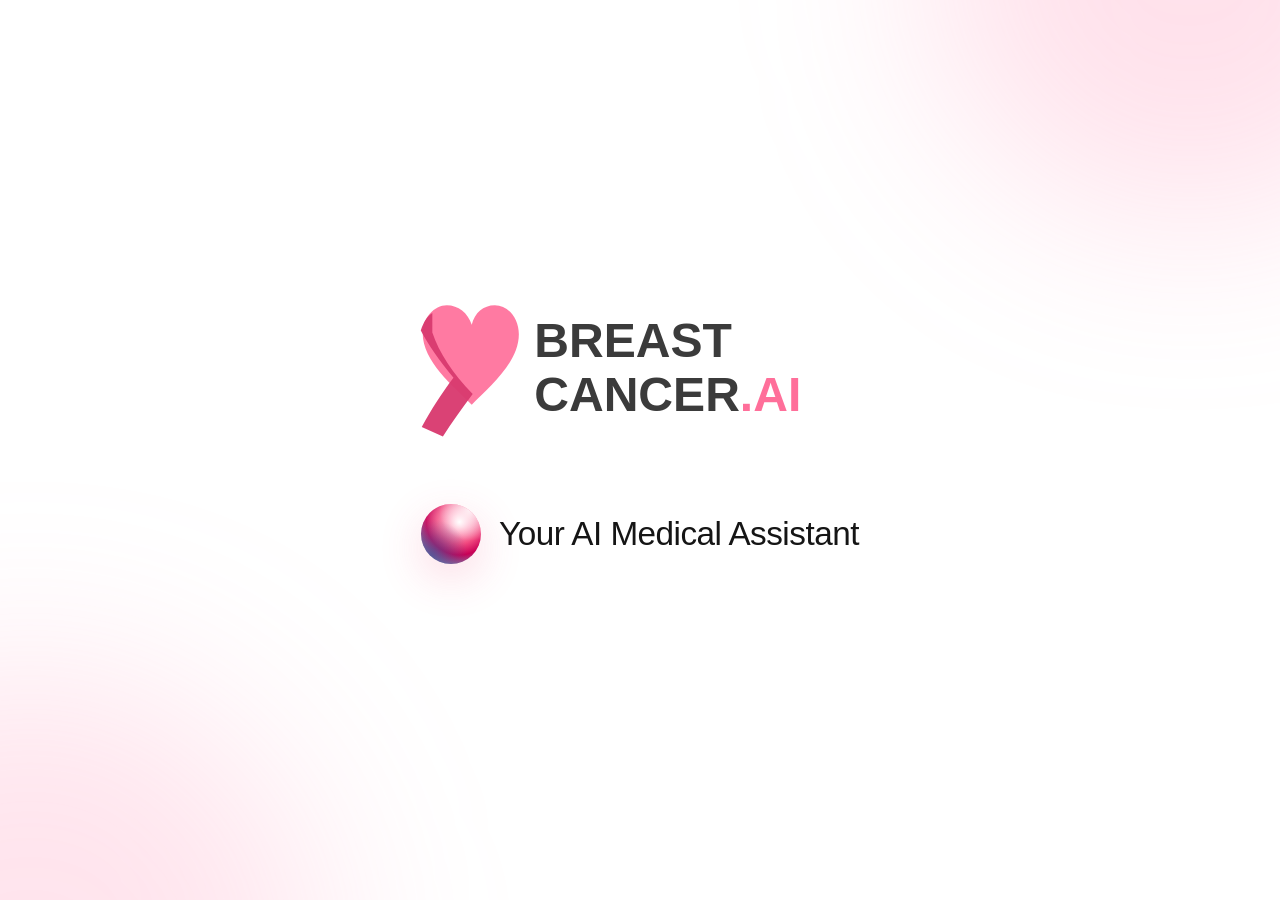
<file: index.html>
<!DOCTYPE html>
<html lang="en">
<head>
  <meta charset="UTF-8">
  <meta name="viewport" content="width=device-width, initial-scale=1.0">
  <title>Breast Cancer AI</title>
  <link rel="stylesheet" href="css/base.css">
  <link rel="stylesheet" href="css/splash.css">
</head>
<body class="splash-body">
  <main class="splash-page" id="splashPage">
    <div class="splash-glow splash-glow-top"></div>
    <div class="splash-glow splash-glow-bottom"></div>

    <section class="splash-content">
      <img src="assets/logo.svg" alt="Breast Cancer AI" class="splash-logo">

      <div class="splash-assistant-row">
        <div class="orb orb-small" aria-hidden="true">
          <span class="orb-layer orb-layer-a"></span>
          <span class="orb-layer orb-layer-b"></span>
          <span class="orb-highlight"></span>
        </div>
        <p>Your AI Medical Assistant</p>
      </div>
    </section>
  </main>
  <script src="js/splash.js"></script>
</body>
</html>
</file>
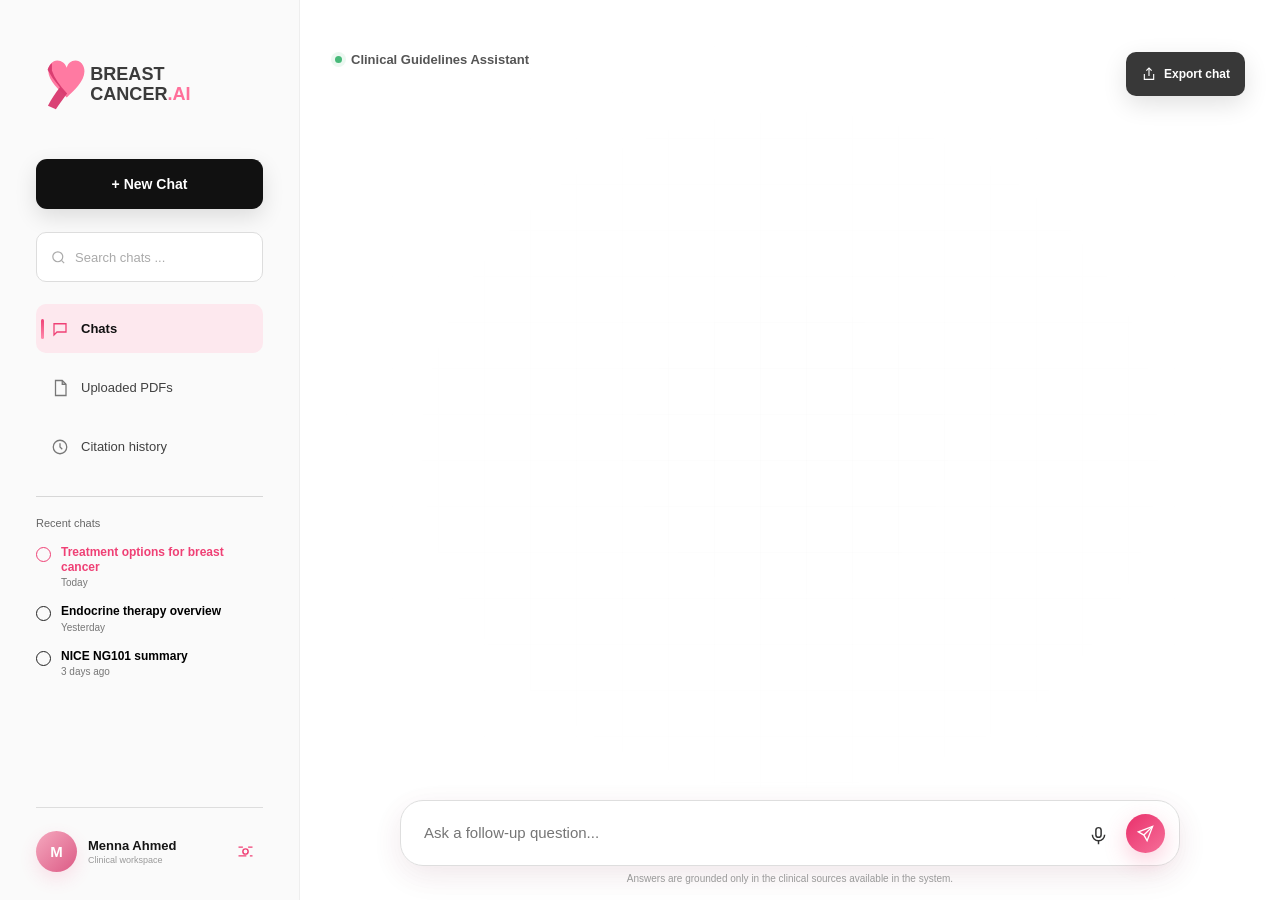
<file: chat.html>
<!DOCTYPE html>
<html lang="en">
<head>
  <meta charset="UTF-8">
  <meta name="viewport" content="width=device-width, initial-scale=1.0">
  <title>Breast Cancer AI - Chat</title>
  <link rel="stylesheet" href="css/base.css">
  <link rel="stylesheet" href="css/chat.css">
</head>
<body class="chat-preload">
  <div class="app-shell">
    <aside class="sidebar chat-sidebar">
      <div class="sidebar-top">
        <a class="sidebar-logo" href="home.html" aria-label="Breast Cancer AI home">
          <img src="assets/logo.svg" alt="Breast Cancer AI">
        </a>
        <a class="new-chat-button" href="home.html">+ New Chat</a>

        <label class="sidebar-search">
          <svg viewBox="0 0 24 24" fill="none" stroke="currentColor" aria-hidden="true"><circle cx="11" cy="11" r="7"></circle><path d="M20 20L16.5 16.5"></path></svg>
          <input type="text" placeholder="Search chats ..." aria-label="Search chats">
        </label>

        <nav class="sidebar-nav" aria-label="Primary navigation">
          <a class="nav-item active" href="home.html"><svg viewBox="0 0 24 24" fill="none" stroke="currentColor"><path d="M4 5H20V16H8L4 20V5Z"></path></svg><span>Chats</span></a>
          <a class="nav-item" href="uploaded-pdfs.html"><svg viewBox="0 0 24 24" fill="none" stroke="currentColor"><path d="M6 2H15L20 7V22H6V2Z"></path><path d="M15 2V7H20"></path></svg><span>Uploaded PDFs</span></a>
          <a class="nav-item" href="citation-history.html"><svg viewBox="0 0 24 24" fill="none" stroke="currentColor"><circle cx="12" cy="12" r="9"></circle><path d="M12 7V12L15 15"></path></svg><span>Citation history</span></a>
        </nav>

        <div class="sidebar-divider"></div>
        <section class="recent-chats" aria-label="Recent chats">
          <p>Recent chats</p>
          <button class="recent-chat active-recent" type="button"><span class="recent-dot"></span><span><strong>Treatment options for breast cancer</strong><small>Today</small></span></button>
          <button class="recent-chat" type="button"><span class="recent-dot"></span><span><strong>Endocrine therapy overview</strong><small>Yesterday</small></span></button>
          <button class="recent-chat" type="button"><span class="recent-dot"></span><span><strong>NICE NG101 summary</strong><small>3 days ago</small></span></button>
        </section>
      </div>

      <div class="sidebar-bottom">
        <div class="user-avatar" aria-hidden="true">M</div>
        <div class="user-copy"><strong>Menna Ahmed</strong><span>Clinical workspace</span></div>
        <button class="icon-button settings-button" type="button" aria-label="Settings">
          <svg viewBox="0 0 24 24" fill="none" stroke="currentColor"><circle cx="12" cy="12" r="3"></circle><path d="M4 7H9M15 7H20M4 17H13M17 17H20"></path></svg>
        </button>
      </div>
    </aside>

    <main class="chat-workspace" id="chatWorkspace">
      <div class="ambient-grid"></div>
      <header class="chat-topbar">
        <div class="chat-title"><span class="status-dot"></span>Clinical Guidelines Assistant</div>
        <button class="dark-button" type="button">
          <svg viewBox="0 0 24 24" fill="none" stroke="currentColor"><path d="M12 3V15"></path><path d="M8 7L12 3L16 7"></path><path d="M5 12V20H19V12"></path></svg>
          Export chat
        </button>
      </header>

      <section class="conversation" id="conversation" aria-live="polite"></section>

      <div class="composer-area">
        <div class="composer">
          <textarea id="chatInput" rows="1" placeholder="Ask a follow-up question..."></textarea>
          <button class="icon-button" type="button" aria-label="Use microphone">
            <svg viewBox="0 0 24 24" fill="none" stroke="currentColor"><rect x="9" y="3" width="6" height="11" rx="3"></rect><path d="M5 11C5 15 8 18 12 18C16 18 19 15 19 11"></path><path d="M12 18V22"></path></svg>
          </button>
          <button class="send-button" id="chatSendButton" type="button" aria-label="Send question">
            <svg viewBox="0 0 24 24" fill="none" stroke="currentColor"><path d="M21 3L10 14"></path><path d="M21 3L14 21L10 14L3 10L21 3Z"></path></svg>
          </button>
        </div>
        <p>Answers are grounded only in the clinical sources available in the system.</p>
      </div>
    </main>

    <aside class="evidence-drawer closed" id="evidenceDrawer" aria-label="Evidence source">
      <button class="drawer-close" id="drawerClose" type="button" aria-label="Close evidence">×</button>
      <span class="drawer-kicker">SOURCE EVIDENCE</span>
      <h2>Evidence source</h2>
      <div class="verified-badge">✓ Verified source</div>
      <div class="drawer-divider"></div>

      <div class="document-heading">
        <div class="pdf-badge">PDF</div>
        <div><h3 id="drawerSource">NG101</h3><p>NICE Clinical Guideline</p></div>
      </div>

      <div class="meta-grid">
        <div><span>SECTION</span><strong id="drawerSection">1.11</strong></div>
        <div><span>PAGES</span><strong id="drawerPages">29–40</strong></div>
      </div>

      <p class="drawer-description" id="drawerDescription">Endocrine therapy for hormone receptor-positive breast cancer.</p>
      <div class="drawer-divider"></div>

      <div class="pdf-preview">
        <div class="pdf-preview-top"><span id="drawerFilename">NG101.pdf</span><span id="drawerPageLabel">Page 29</span></div>
        <div class="pdf-page">
          <h4 id="drawerPreviewTitle">1.11 Endocrine therapy</h4>
          <span class="fake-line long"></span><span class="fake-line medium"></span><span class="fake-line long"></span>
          <div class="pdf-highlight"><span></span><p>Relevant recommendation retrieved from this guideline appears here.</p></div>
          <span class="fake-line long"></span><span class="fake-line medium"></span><span class="fake-line short"></span>
        </div>
        <div class="pdf-preview-controls"><button type="button" aria-label="Previous page">‹</button><span id="drawerPageCount">29 / 108</span><button type="button" aria-label="Next page">›</button></div>
      </div>

      <button class="drawer-primary" type="button">Open Full PDF</button>
      <button class="drawer-secondary" id="copyCitationButton" type="button">Copy Citation</button>
    </aside>
  </div>

  <script src="js/chat.js"></script>
</body>
</html>
</file>
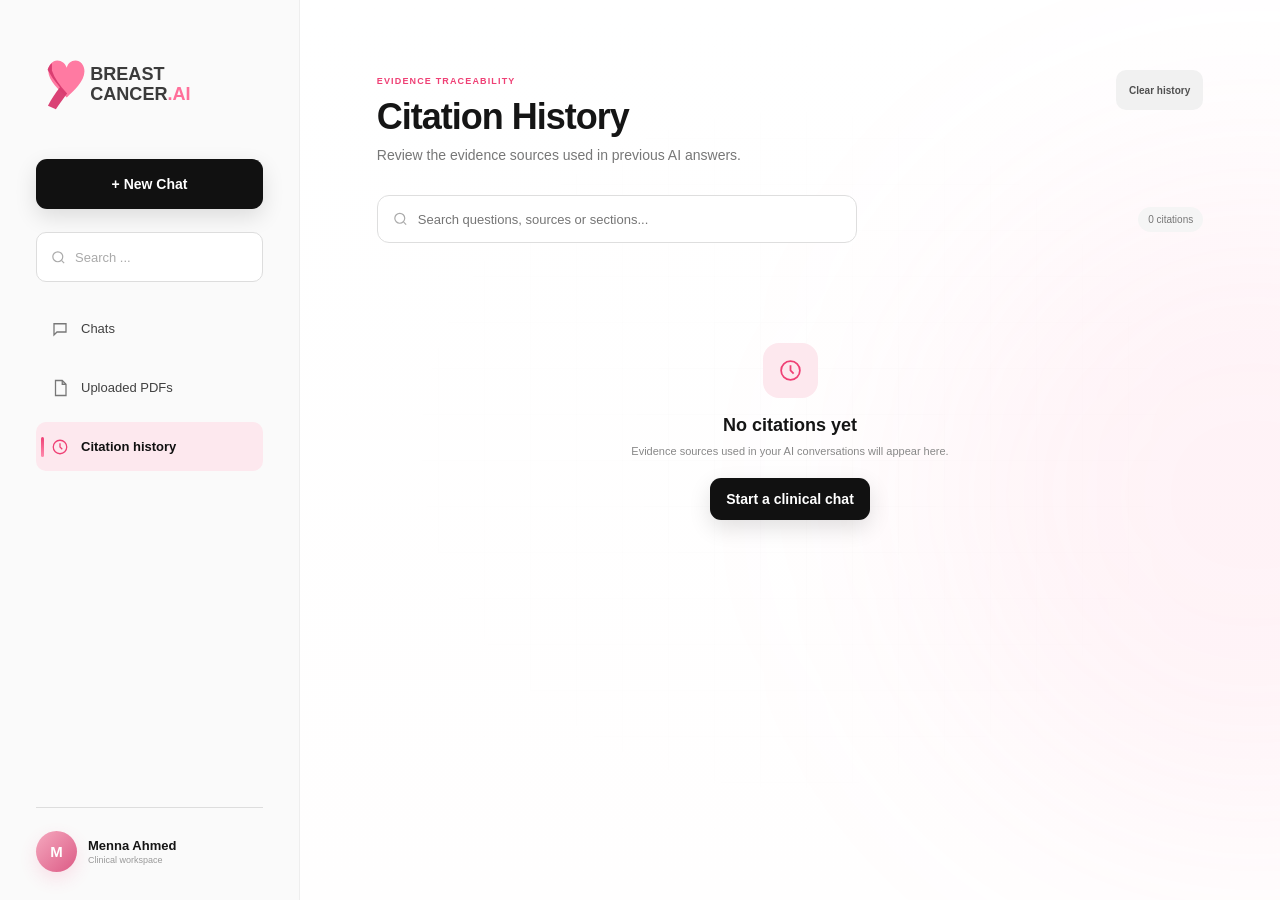
<file: citation-history.html>
<!DOCTYPE html>
<html lang="en">
<head>
  <meta charset="UTF-8">
  <meta name="viewport" content="width=device-width, initial-scale=1.0">
  <title>Citation History - Breast Cancer AI</title>
  <link rel="stylesheet" href="css/base.css">
  <link rel="stylesheet" href="css/library.css">
</head>
<body>
  <div class="app-shell">
    <aside class="sidebar">
      <div class="sidebar-top">
        <a class="sidebar-logo" href="home.html"><img src="assets/logo.svg" alt="Breast Cancer AI"></a>
        <a class="new-chat-button" href="home.html">+ New Chat</a>
        <label class="sidebar-search"><svg viewBox="0 0 24 24" fill="none" stroke="currentColor"><circle cx="11" cy="11" r="7"></circle><path d="M20 20L16.5 16.5"></path></svg><input type="text" placeholder="Search ..."></label>
        <nav class="sidebar-nav">
          <a class="nav-item" href="home.html"><svg viewBox="0 0 24 24" fill="none" stroke="currentColor"><path d="M4 5H20V16H8L4 20V5Z"></path></svg><span>Chats</span></a>
          <a class="nav-item" href="uploaded-pdfs.html"><svg viewBox="0 0 24 24" fill="none" stroke="currentColor"><path d="M6 2H15L20 7V22H6V2Z"></path><path d="M15 2V7H20"></path></svg><span>Uploaded PDFs</span></a>
          <a class="nav-item active" href="citation-history.html"><svg viewBox="0 0 24 24" fill="none" stroke="currentColor"><circle cx="12" cy="12" r="9"></circle><path d="M12 7V12L15 15"></path></svg><span>Citation history</span></a>
        </nav>
      </div>
      <div class="sidebar-bottom"><div class="user-avatar">M</div><div class="user-copy"><strong>Menna Ahmed</strong><span>Clinical workspace</span></div></div>
    </aside>

    <main class="library-main">
      <div class="ambient-grid"></div>
      <div class="library-glow"></div>
      <header class="library-header">
        <div><span class="eyebrow">EVIDENCE TRACEABILITY</span><h1>Citation History</h1><p>Review the evidence sources used in previous AI answers.</p></div>
        <button class="secondary-button clear-history" id="clearHistoryButton" type="button">Clear history</button>
      </header>

      <div class="library-toolbar">
        <label class="library-search"><svg viewBox="0 0 24 24" fill="none" stroke="currentColor"><circle cx="11" cy="11" r="7"></circle><path d="M20 20L16.5 16.5"></path></svg><input id="historySearch" type="text" placeholder="Search questions, sources or sections..."></label>
        <span class="count-pill" id="historyCount">0 citations</span>
      </div>

      <section class="history-list" id="historyList"></section>

      <section class="history-empty" id="historyEmpty">
        <div class="history-empty-icon"><svg viewBox="0 0 24 24" fill="none" stroke="currentColor"><circle cx="12" cy="12" r="9"></circle><path d="M12 7V12L15 15"></path></svg></div>
        <h2>No citations yet</h2>
        <p>Evidence sources used in your AI conversations will appear here.</p>
        <a class="new-chat-button compact" href="home.html">Start a clinical chat</a>
      </section>
    </main>
  </div>
  <script src="js/history.js"></script>
</body>
</html>
</file>
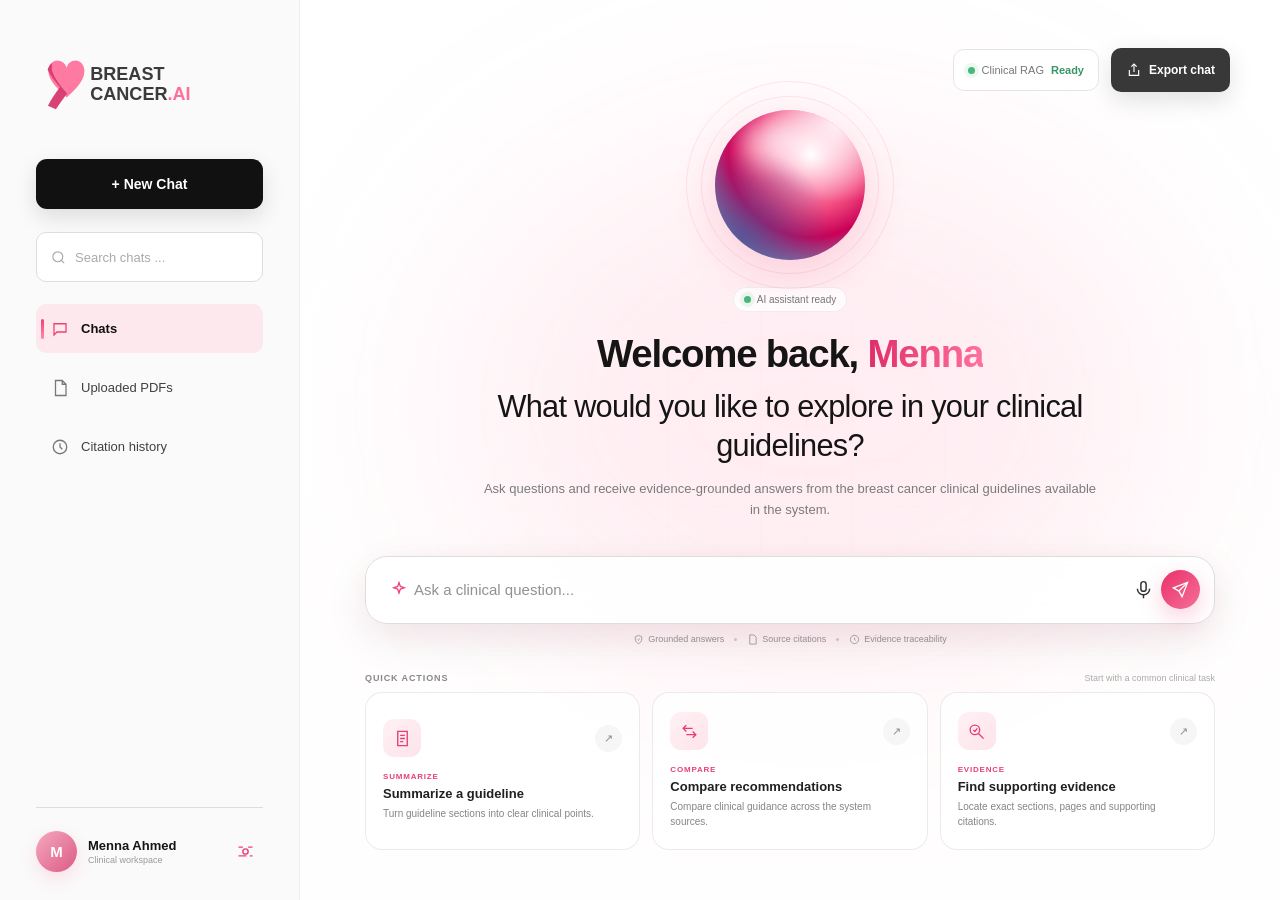
<file: home.html>
<!DOCTYPE html>
<html lang="en">
<head>
  <meta charset="UTF-8">
  <meta name="viewport" content="width=device-width, initial-scale=1.0">
  <title>Breast Cancer AI - Home</title>
  <link rel="stylesheet" href="css/base.css">
  <link rel="stylesheet" href="css/home.css">
</head>
<body>
  <div class="app-shell" id="appShell">
    <aside class="sidebar">
      <div class="sidebar-top">
        <a class="sidebar-logo" href="home.html" aria-label="Breast Cancer AI home">
          <img src="assets/logo.svg" alt="Breast Cancer AI">
        </a>

        <a class="new-chat-button" href="home.html">+ New Chat</a>

        <label class="sidebar-search">
          <svg viewBox="0 0 24 24" fill="none" stroke="currentColor" aria-hidden="true">
            <circle cx="11" cy="11" r="7"></circle>
            <path d="M20 20L16.5 16.5"></path>
          </svg>
          <input type="text" placeholder="Search chats ..." aria-label="Search chats">
        </label>

        <nav class="sidebar-nav" aria-label="Primary navigation">
          <a class="nav-item active" href="home.html">
            <svg viewBox="0 0 24 24" fill="none" stroke="currentColor" aria-hidden="true"><path d="M4 5H20V16H8L4 20V5Z"></path></svg>
            <span>Chats</span>
          </a>
          <a class="nav-item" href="uploaded-pdfs.html">
            <svg viewBox="0 0 24 24" fill="none" stroke="currentColor" aria-hidden="true"><path d="M6 2H15L20 7V22H6V2Z"></path><path d="M15 2V7H20"></path></svg>
            <span>Uploaded PDFs</span>
          </a>
          <a class="nav-item" href="citation-history.html">
            <svg viewBox="0 0 24 24" fill="none" stroke="currentColor" aria-hidden="true"><circle cx="12" cy="12" r="9"></circle><path d="M12 7V12L15 15"></path></svg>
            <span>Citation history</span>
          </a>
        </nav>
      </div>

      <div class="sidebar-bottom">
        <div class="user-avatar" aria-hidden="true">M</div>
        <div class="user-copy">
          <strong>Menna Ahmed</strong>
          <span>Clinical workspace</span>
        </div>
        <button class="icon-button settings-button" type="button" aria-label="Settings">
          <svg viewBox="0 0 24 24" fill="none" stroke="currentColor" aria-hidden="true"><circle cx="12" cy="12" r="3"></circle><path d="M4 7H9M15 7H20M4 17H13M17 17H20"></path></svg>
        </button>
      </div>
    </aside>

    <main class="home-main" id="homeMain">
      <div class="ambient-grid"></div>
      <div class="ambient-glow ambient-glow-main"></div>

      <div class="home-top-actions">
        <div class="status-pill"><span class="status-dot"></span><span>Clinical RAG</span><strong>Ready</strong></div>
        <button class="dark-button" type="button">
          <svg viewBox="0 0 24 24" fill="none" stroke="currentColor" aria-hidden="true"><path d="M12 3V15"></path><path d="M8 7L12 3L16 7"></path><path d="M5 12V20H19V12"></path></svg>
          Export chat
        </button>
      </div>

      <section class="home-hero">
        <div class="hero-orb-wrap" aria-hidden="true">
          <span class="orb-ring ring-one"></span>
          <span class="orb-ring ring-two"></span>
          <div class="orb orb-large">
            <span class="orb-layer orb-layer-a"></span>
            <span class="orb-layer orb-layer-b"></span>
            <span class="orb-highlight"></span>
          </div>
        </div>

        <div class="assistant-ready"><span class="status-dot"></span>AI assistant ready</div>

        <h1>Welcome back, <span>Menna</span></h1>
        <h2>What would you like to explore in your clinical guidelines?</h2>
        <p class="hero-copy">Ask questions and receive evidence-grounded answers from the breast cancer clinical guidelines available in the system.</p>

        <div class="question-area">
          <div class="question-box" id="questionBox">
            <div class="question-leading-icon" aria-hidden="true">
              <svg viewBox="0 0 24 24" fill="none" stroke="currentColor"><path d="M12 2L13.8 7.2L19 9L13.8 10.8L12 16L10.2 10.8L5 9L10.2 7.2L12 2Z"></path></svg>
            </div>
            <input id="questionInput" type="text" placeholder="Ask a clinical question..." autocomplete="off">
            <button class="icon-button" type="button" aria-label="Use microphone">
              <svg viewBox="0 0 24 24" fill="none" stroke="currentColor" aria-hidden="true"><rect x="9" y="3" width="6" height="11" rx="3"></rect><path d="M5 11C5 15 8 18 12 18C16 18 19 15 19 11"></path><path d="M12 18V22"></path></svg>
            </button>
            <button class="send-button" id="homeSendButton" type="button" aria-label="Send question">
              <svg viewBox="0 0 24 24" fill="none" stroke="currentColor" aria-hidden="true"><path d="M21 3L10 14"></path><path d="M21 3L14 21L10 14L3 10L21 3Z"></path></svg>
            </button>
          </div>

          <div class="grounding-row" aria-label="Assistant capabilities">
            <span><svg viewBox="0 0 24 24" fill="none" stroke="currentColor"><path d="M12 3L19 6V11C19 16 16 19 12 21C8 19 5 16 5 11V6L12 3Z"></path><path d="M9 12L11 14L15 10"></path></svg>Grounded answers</span>
            <i></i>
            <span><svg viewBox="0 0 24 24" fill="none" stroke="currentColor"><path d="M6 2H15L20 7V22H6V2Z"></path></svg>Source citations</span>
            <i></i>
            <span><svg viewBox="0 0 24 24" fill="none" stroke="currentColor"><circle cx="12" cy="12" r="9"></circle><path d="M12 8V12L15 14"></path></svg>Evidence traceability</span>
          </div>
        </div>

        <div class="quick-actions-heading">
          <span>QUICK ACTIONS</span>
          <small>Start with a common clinical task</small>
        </div>

        <div class="suggestion-grid">
          <button class="suggestion-card" type="button" data-question="Summarize the breast cancer guidelines.">
            <div class="card-icon-row"><span class="action-icon"><svg viewBox="0 0 24 24" fill="none" stroke="currentColor"><path d="M6 3H18V21H6V3Z"></path><path d="M9 8H15M9 12H15M9 16H13"></path></svg></span><span class="card-arrow">↗</span></div>
            <span class="card-tag">SUMMARIZE</span>
            <strong>Summarize a guideline</strong>
            <p>Turn guideline sections into clear clinical points.</p>
          </button>

          <button class="suggestion-card" type="button" data-question="Compare recommendations across the breast cancer guidelines.">
            <div class="card-icon-row"><span class="action-icon"><svg viewBox="0 0 24 24" fill="none" stroke="currentColor"><path d="M8 4L4 8L8 12M4 8H16M16 12L20 16L16 20M20 16H8"></path></svg></span><span class="card-arrow">↗</span></div>
            <span class="card-tag">COMPARE</span>
            <strong>Compare recommendations</strong>
            <p>Compare clinical guidance across the system sources.</p>
          </button>

          <button class="suggestion-card" type="button" data-question="Find supporting evidence for breast cancer treatment recommendations.">
            <div class="card-icon-row"><span class="action-icon"><svg viewBox="0 0 24 24" fill="none" stroke="currentColor"><circle cx="10" cy="10" r="6"></circle><path d="M14.5 14.5L21 21"></path><path d="M8 10L10 12L13 8"></path></svg></span><span class="card-arrow">↗</span></div>
            <span class="card-tag">EVIDENCE</span>
            <strong>Find supporting evidence</strong>
            <p>Locate exact sections, pages and supporting citations.</p>
          </button>
        </div>
      </section>
    </main>
  </div>

  <script src="js/home.js"></script>
</body>
</html>
</file>
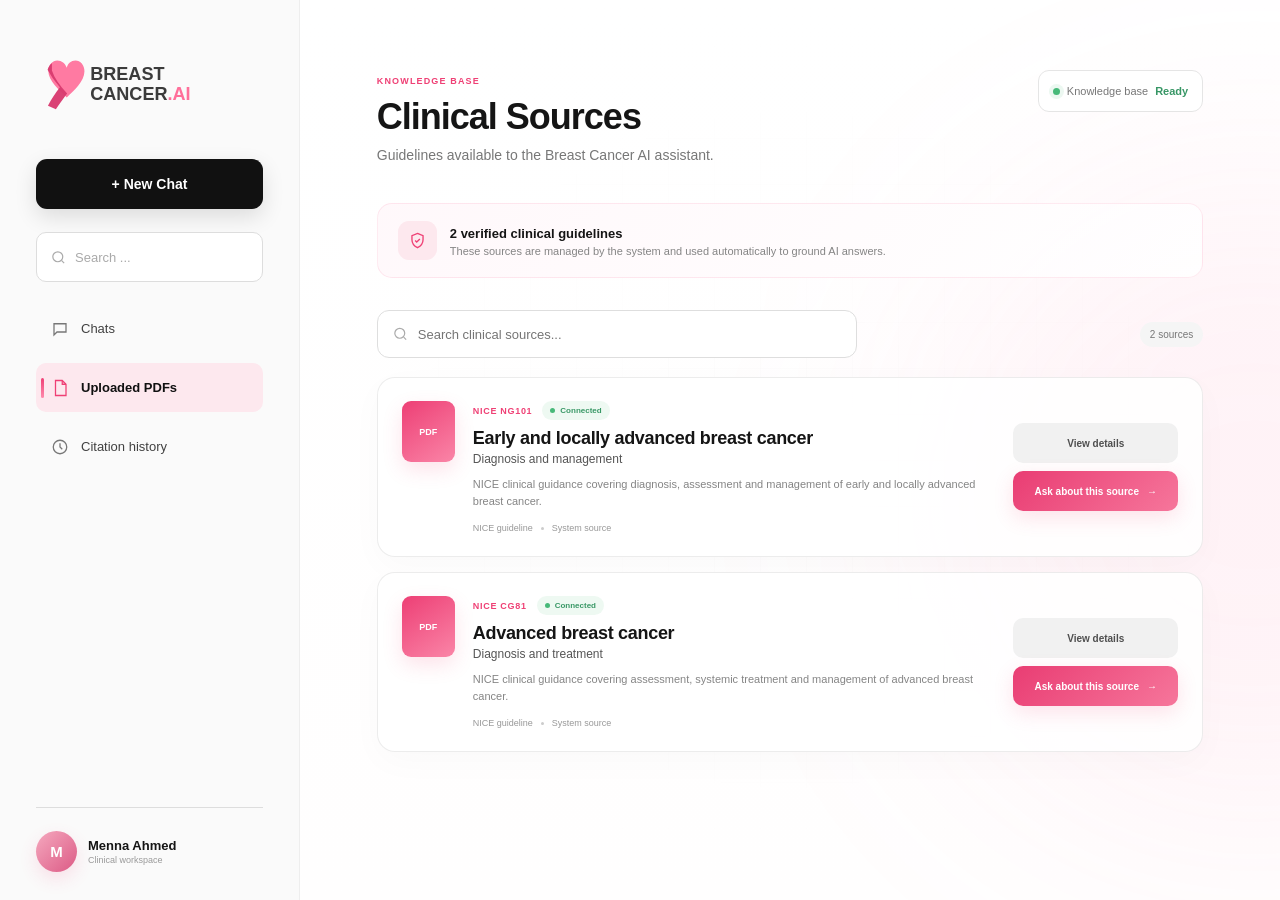
<file: uploaded-pdfs.html>
<!DOCTYPE html>
<html lang="en">
<head>
  <meta charset="UTF-8">
  <meta name="viewport" content="width=device-width, initial-scale=1.0">
  <title>Clinical Sources - Breast Cancer AI</title>
  <link rel="stylesheet" href="css/base.css">
  <link rel="stylesheet" href="css/library.css">
</head>
<body>
  <div class="app-shell">
    <aside class="sidebar">
      <div class="sidebar-top">
        <a class="sidebar-logo" href="home.html"><img src="assets/logo.svg" alt="Breast Cancer AI"></a>
        <a class="new-chat-button" href="home.html">+ New Chat</a>
        <label class="sidebar-search"><svg viewBox="0 0 24 24" fill="none" stroke="currentColor"><circle cx="11" cy="11" r="7"></circle><path d="M20 20L16.5 16.5"></path></svg><input type="text" placeholder="Search ..."></label>
        <nav class="sidebar-nav">
          <a class="nav-item" href="home.html"><svg viewBox="0 0 24 24" fill="none" stroke="currentColor"><path d="M4 5H20V16H8L4 20V5Z"></path></svg><span>Chats</span></a>
          <a class="nav-item active" href="uploaded-pdfs.html"><svg viewBox="0 0 24 24" fill="none" stroke="currentColor"><path d="M6 2H15L20 7V22H6V2Z"></path><path d="M15 2V7H20"></path></svg><span>Uploaded PDFs</span></a>
          <a class="nav-item" href="citation-history.html"><svg viewBox="0 0 24 24" fill="none" stroke="currentColor"><circle cx="12" cy="12" r="9"></circle><path d="M12 7V12L15 15"></path></svg><span>Citation history</span></a>
        </nav>
      </div>
      <div class="sidebar-bottom"><div class="user-avatar">M</div><div class="user-copy"><strong>Menna Ahmed</strong><span>Clinical workspace</span></div></div>
    </aside>

    <main class="library-main">
      <div class="ambient-grid"></div>
      <div class="library-glow"></div>
      <header class="library-header">
        <div><span class="eyebrow">KNOWLEDGE BASE</span><h1>Clinical Sources</h1><p>Guidelines available to the Breast Cancer AI assistant.</p></div>
        <div class="status-pill"><span class="status-dot"></span><span>Knowledge base</span><strong>Ready</strong></div>
      </header>

      <section class="info-banner">
        <div class="banner-icon"><svg viewBox="0 0 24 24" fill="none" stroke="currentColor"><path d="M12 3L19 6V11C19 16 16 19 12 21C8 19 5 16 5 11V6L12 3Z"></path><path d="M9 12L11 14L15 10"></path></svg></div>
        <div><strong>2 verified clinical guidelines</strong><p>These sources are managed by the system and used automatically to ground AI answers.</p></div>
      </section>

      <div class="library-toolbar">
        <label class="library-search"><svg viewBox="0 0 24 24" fill="none" stroke="currentColor"><circle cx="11" cy="11" r="7"></circle><path d="M20 20L16.5 16.5"></path></svg><input id="sourceSearch" type="text" placeholder="Search clinical sources..."></label>
        <span class="count-pill">2 sources</span>
      </div>

      <section class="source-list" id="sourceList">
        <article class="source-card" data-search="nice ng101 early locally advanced breast cancer diagnosis management">
          <div class="source-card-main">
            <div class="pdf-badge large">PDF</div>
            <div class="source-copy">
              <div class="source-topline"><span class="source-code">NICE NG101</span><span class="connected-pill"><i></i>Connected</span></div>
              <h2>Early and locally advanced breast cancer</h2>
              <h3>Diagnosis and management</h3>
              <p>NICE clinical guidance covering diagnosis, assessment and management of early and locally advanced breast cancer.</p>
              <div class="source-meta"><span>NICE guideline</span><i></i><span>System source</span></div>
            </div>
          </div>
          <div class="source-actions"><button class="secondary-button details-button" type="button" data-source="NG101">View details</button><button class="primary-button ask-source-button" type="button" data-source="NG101">Ask about this source <span>→</span></button></div>
        </article>

        <article class="source-card" data-search="nice cg81 advanced breast cancer diagnosis treatment">
          <div class="source-card-main">
            <div class="pdf-badge large">PDF</div>
            <div class="source-copy">
              <div class="source-topline"><span class="source-code">NICE CG81</span><span class="connected-pill"><i></i>Connected</span></div>
              <h2>Advanced breast cancer</h2>
              <h3>Diagnosis and treatment</h3>
              <p>NICE clinical guidance covering assessment, systemic treatment and management of advanced breast cancer.</p>
              <div class="source-meta"><span>NICE guideline</span><i></i><span>System source</span></div>
            </div>
          </div>
          <div class="source-actions"><button class="secondary-button details-button" type="button" data-source="CG81">View details</button><button class="primary-button ask-source-button" type="button" data-source="CG81">Ask about this source <span>→</span></button></div>
        </article>
      </section>

      <div class="empty-search" id="emptySourceSearch">No clinical source matches your search.</div>
    </main>
  </div>

  <div class="modal-backdrop" id="detailsModal" hidden>
    <div class="modal-card" role="dialog" aria-modal="true" aria-labelledby="modalTitle">
      <button class="modal-close" id="modalClose" type="button" aria-label="Close">×</button>
      <span class="eyebrow">SYSTEM SOURCE</span>
      <h2 id="modalTitle">NICE NG101</h2>
      <p id="modalText"></p>
      <div class="modal-meta"><span>Verified clinical guideline</span><span>Available to the RAG system</span></div>
    </div>
  </div>

  <script src="js/library.js"></script>
</body>
</html>
</file>
<file: css/base.css>
:root {
  --accent: #ef4075;
  --accent-dark: #d92f68;
  --accent-soft: #fde8ee;
  --accent-softer: #fff5f8;
  --text: #151515;
  --muted: #7d7d7d;
  --border: rgba(18, 18, 18, 0.09);
  --success: #47b979;
  --sidebar-width: 300px;
}

* { box-sizing: border-box; margin: 0; padding: 0; }
html, body { width: 100%; min-height: 100%; }
body { font-family: Inter, ui-sans-serif, -apple-system, BlinkMacSystemFont, "Segoe UI", Arial, sans-serif; color: var(--text); background: #fff; -webkit-font-smoothing: antialiased; }
button, input, textarea { font: inherit; }
button { border: 0; cursor: pointer; }
a { color: inherit; text-decoration: none; }
svg { stroke-width: 1.7; }
::selection { background: rgba(239, 64, 117, 0.16); }

.app-shell { min-height: 100vh; width: 100%; display: flex; }
.sidebar { width: var(--sidebar-width); min-width: var(--sidebar-width); height: 100vh; padding: 54px 36px 28px; display: flex; flex-direction: column; justify-content: space-between; background: rgba(250,250,250,0.98); border-right: 1px solid #eee; position: relative; z-index: 40; }
.sidebar-top { min-height: 0; }
.sidebar-logo { display: block; margin-bottom: 44px; }
.sidebar-logo img { display: block; width: 188px; height: auto; transition: transform .2s ease; }
.sidebar-logo:hover img { transform: translateY(-1px); }
.new-chat-button { width: 100%; height: 50px; border-radius: 11px; display: flex; align-items: center; justify-content: center; background: #111; color: #fff; font-size: 14px; font-weight: 650; box-shadow: 0 8px 22px rgba(0,0,0,.12); transition: transform .2s ease, box-shadow .2s ease; }
.new-chat-button:hover { transform: translateY(-2px); box-shadow: 0 12px 28px rgba(0,0,0,.16); }
.new-chat-button.compact { width: fit-content; height: 42px; padding: 0 16px; margin: 18px auto 0; }
.sidebar-search { height: 50px; margin-top: 23px; padding: 0 13px; display: flex; align-items: center; gap: 8px; background: #fff; border: 1px solid #ddd; border-radius: 10px; transition: border-color .2s ease, box-shadow .2s ease; }
.sidebar-search:focus-within { border-color: rgba(239,64,117,.35); box-shadow: 0 8px 25px rgba(239,64,117,.07); }
.sidebar-search svg { width: 17px; height: 17px; color: #aaa; flex: 0 0 auto; }
.sidebar-search input { width: 100%; border: 0; outline: 0; background: transparent; font-size: 13px; color: #333; }
.sidebar-search input::placeholder { color: #aaa; }
.sidebar-nav { margin-top: 22px; display: flex; flex-direction: column; gap: 10px; }
.nav-item { position: relative; height: 49px; padding: 0 15px; border-radius: 10px; display: flex; align-items: center; gap: 12px; font-size: 13px; color: #414141; transition: background .2s ease, transform .2s ease; }
.nav-item svg { width: 18px; height: 18px; color: #777; }
.nav-item:hover { background: #f7eff2; transform: translateX(2px); }
.nav-item.active { background: var(--accent-soft); color: #111; font-weight: 650; }
.nav-item.active svg { color: var(--accent); }
.nav-item.active::before { content: ""; position: absolute; left: 5px; width: 3px; height: 20px; border-radius: 20px; background: linear-gradient(var(--accent), #ff8bad); }
.sidebar-bottom { padding-top: 23px; border-top: 1px solid #ddd; display: flex; align-items: center; }
.user-avatar { width: 41px; height: 41px; border-radius: 50%; display: flex; align-items: center; justify-content: center; background: linear-gradient(135deg,#f5a9bf,#dc5a85); color: #fff; font-size: 15px; font-weight: 700; box-shadow: 0 7px 18px rgba(239,64,117,.14); flex: 0 0 auto; }
.user-copy { margin-left: 11px; min-width: 0; display: flex; flex-direction: column; }
.user-copy strong { font-size: 13px; font-weight: 650; white-space: nowrap; }
.user-copy span { margin-top: 2px; font-size: 9px; color: #999; white-space: nowrap; }
.settings-button { margin-left: auto; }
.icon-button { width: 36px; height: 36px; border-radius: 50%; background: transparent; display: inline-flex; align-items: center; justify-content: center; color: #333; transition: background .2s ease, transform .2s ease; }
.icon-button:hover { background: #f3f3f3; transform: translateY(-1px); }
.icon-button svg { width: 21px; height: 21px; }
.settings-button { color: var(--accent); }
.send-button { width: 39px; height: 39px; border-radius: 50%; display: inline-flex; align-items: center; justify-content: center; background: linear-gradient(135deg, #e9306b, #f66f99); color: #fff; box-shadow: 0 8px 22px rgba(239,64,117,.25); transition: transform .2s ease, box-shadow .2s ease; }
.send-button:hover { transform: translateY(-1px) scale(1.03); box-shadow: 0 11px 26px rgba(239,64,117,.32); }
.send-button svg { width: 19px; height: 19px; }
.dark-button { height: 44px; padding: 0 15px; border-radius: 10px; display: inline-flex; align-items: center; gap: 7px; background: #383838; color: #fff; font-size: 12px; font-weight: 650; box-shadow: 0 8px 24px rgba(0,0,0,.12); transition: transform .2s ease, background .2s ease; }
.dark-button:hover { transform: translateY(-2px); background: #282828; }
.dark-button svg { width: 16px; height: 16px; }
.status-pill { height: 42px; padding: 0 14px; border-radius: 11px; border: 1px solid #e5e5e5; background: rgba(255,255,255,.84); display: inline-flex; align-items: center; gap: 7px; font-size: 11px; color: #777; backdrop-filter: blur(14px); }
.status-pill strong { color: #379665; }
.status-dot { width: 7px; height: 7px; border-radius: 50%; background: var(--success); box-shadow: 0 0 0 4px rgba(71,185,121,.1); flex: 0 0 auto; }
.ambient-grid { position: absolute; inset: 0; pointer-events: none; opacity: .55; background-image: linear-gradient(rgba(0,0,0,.018) 1px, transparent 1px), linear-gradient(90deg, rgba(0,0,0,.018) 1px, transparent 1px); background-size: 46px 46px; mask-image: radial-gradient(ellipse at center, black 0%, transparent 76%); }

.orb { position: relative; border-radius: 50%; overflow: hidden; background: radial-gradient(circle at 64% 30%, #fff 0%, #ffabc5 16%, #f1487f 39%, #c90056 58%, #7b7fab 79%, #f6769c 100%); box-shadow: 0 14px 45px rgba(239,64,117,.20); }
.orb-small { width: 60px; height: 60px; }
.orb-large { width: 150px; height: 150px; z-index: 3; animation: orbPulse 3.2s ease-in-out infinite; }
.orb-layer { position: absolute; inset: -22%; border-radius: 50%; }
.orb-layer-a { background: radial-gradient(circle at 72% 22%, rgba(255,255,255,.9), transparent 34%); animation: orbLayerA 5s ease-in-out infinite; }
.orb-layer-b { background: radial-gradient(circle at 28% 74%, rgba(76,77,148,.75), transparent 40%); animation: orbLayerB 6s ease-in-out infinite; }
.orb-highlight { position: absolute; width: 42%; height: 30%; top: 7%; left: 18%; border-radius: 50%; background: rgba(255,255,255,.6); filter: blur(12px); }
@keyframes orbPulse { 50% { transform: scale(1.025); } }
@keyframes orbLayerA { 50% { transform: translate(10px,8px) rotate(180deg) scale(1.18); } }
@keyframes orbLayerB { 50% { transform: translate(-12px,-8px) rotate(-180deg) scale(1.15); } }

.primary-button, .secondary-button { height: 40px; padding: 0 13px; border-radius: 10px; font-size: 10px; font-weight: 650; }
.primary-button { background: linear-gradient(135deg,#e93d73,#f6769b); color: #fff; box-shadow: 0 7px 20px rgba(239,64,117,.15); }
.secondary-button { background: #f1f1f1; color: #4f4f4f; }
.eyebrow { color: var(--accent); font-size: 9px; font-weight: 750; letter-spacing: 1.15px; }
.pdf-badge { width: 44px; height: 50px; border-radius: 8px; background: linear-gradient(145deg,#ed3f75,#fa85a7); color: #fff; display: flex; align-items: center; justify-content: center; font-size: 9px; font-weight: 750; box-shadow: 0 8px 20px rgba(239,64,117,.15); }
.pdf-badge.large { width: 53px; height: 61px; border-radius: 9px; }

@media (max-width: 900px) {
  .sidebar { display: none; }
  :root { --sidebar-width: 0px; }
}

@media (prefers-reduced-motion: reduce) {
  *, *::before, *::after { animation-duration: .01ms !important; animation-iteration-count: 1 !important; transition-duration: .01ms !important; }
}
</file>
<file: css/splash.css>
.splash-body { overflow: hidden; }
.splash-page { position: relative; width: 100%; height: 100vh; display: flex; align-items: center; justify-content: center; overflow: hidden; background: #fff; transition: opacity .5s ease, transform .5s ease; }
.splash-page.fade-out { opacity: 0; transform: scale(1.015); }
.splash-content { position: relative; z-index: 2; display: flex; flex-direction: column; align-items: center; gap: 52px; transform: translateY(-24px); }
.splash-logo { width: min(500px, 82vw); height: auto; }
.splash-assistant-row { display: flex; align-items: center; gap: 18px; }
.splash-assistant-row p { font-size: clamp(22px, 2.6vw, 36px); font-weight: 400; letter-spacing: -.5px; }
.splash-glow { position: absolute; border-radius: 50%; filter: blur(95px); pointer-events: none; }
.splash-glow-top { width: 520px; height: 520px; top: -300px; right: -170px; background: rgba(255,120,165,.22); }
.splash-glow-bottom { width: 580px; height: 580px; bottom: -350px; left: -260px; background: rgba(255,120,165,.20); }
@media (max-width: 650px) { .splash-content { gap: 36px; } .splash-assistant-row { gap: 12px; } .orb-small { width: 46px; height: 46px; } }
</file>
<file: css/chat.css>
body { overflow: hidden; }
.chat-sidebar { overflow-y: auto; }
.sidebar-divider { height: 1px; margin: 25px 0 20px; background: #d7d7d7; }
.recent-chats > p { margin-bottom: 8px; color: #666; font-size: 11px; }
.recent-chat { width: 100%; padding: 8px 0; display: flex; align-items: flex-start; gap: 10px; background: transparent; text-align: left; }
.recent-dot { width: 15px; height: 15px; margin-top: 2px; border: 1.5px solid #222; border-radius: 50%; flex: 0 0 auto; }
.recent-chat > span:last-child { display: flex; flex-direction: column; }
.recent-chat strong { font-size: 12px; line-height: 1.2; }
.recent-chat small { margin-top: 3px; color: #777; font-size: 10px; }
.active-recent strong { color: var(--accent); }
.active-recent .recent-dot { border-color: var(--accent); }

.chat-workspace { position: relative; flex: 1; height: 100vh; min-width: 0; overflow: hidden; background: #fff; opacity: 1; transform: translateX(0); transition: opacity .28s ease, transform .32s cubic-bezier(.2,.8,.2,1); }
.chat-preload .chat-workspace { opacity: 0; transform: translateX(10px); }
.chat-topbar { position: absolute; inset: 0 0 auto 0; height: 125px; padding: 52px 35px 0; z-index: 20; display: flex; align-items: flex-start; justify-content: space-between; pointer-events: none; background: linear-gradient(180deg,rgba(255,255,255,.97),rgba(255,255,255,.76),transparent); }
.chat-topbar > * { pointer-events: auto; }
.chat-title { display: flex; align-items: center; gap: 9px; color: #555; font-size: 13px; font-weight: 650; }
.conversation { width: 100%; height: 100vh; padding: 150px max(7%,35px) 185px; overflow-y: auto; scroll-behavior: smooth; }
.message-group { width: min(780px,100%); margin: 0 auto 40px; }
.user-message { width: fit-content; max-width: 74%; margin-left: auto; padding: 17px 25px; border-radius: 28px 28px 8px 28px; background: linear-gradient(135deg,#fde8ee,#fff0f4); border: 1px solid rgba(239,64,117,.08); font-size: 16px; line-height: 1.45; box-shadow: 0 8px 24px rgba(239,64,117,.07); animation: messageIn .28s cubic-bezier(.2,.8,.2,1); }
@keyframes messageIn { from { opacity: 0; transform: translateY(7px) scale(.985); } to { opacity: 1; transform: none; } }
.ai-process { width: fit-content; min-width: 300px; margin-top: 26px; padding: 16px 19px; display: flex; align-items: center; gap: 13px; border: 1px solid rgba(239,64,117,.10); border-radius: 16px; background: rgba(255,255,255,.78); box-shadow: 0 10px 34px rgba(0,0,0,.035); backdrop-filter: blur(16px); }
.process-orb { position: relative; width: 28px; height: 28px; border-radius: 50%; background: radial-gradient(circle at 65% 25%,#fff,#ff9bbb 30%,#ed3673 60%,#9f90bd); box-shadow: 0 0 20px rgba(239,64,117,.25); animation: processPulse 1.35s ease-in-out infinite; flex: 0 0 auto; }
.process-orb::after { content: ""; position: absolute; inset: -5px; border-radius: 50%; border: 1px solid rgba(239,64,117,.18); animation: processRing 1.35s ease-out infinite; }
@keyframes processPulse { 50% { transform: scale(1.08); } }
@keyframes processRing { from { transform: scale(.8); opacity: .8; } to { transform: scale(1.4); opacity: 0; } }
.process-copy { display: flex; flex-direction: column; gap: 3px; }
.process-copy strong { font-size: 13px; }
.process-copy span { color: #888; font-size: 11px; }
.answer-card { margin-top: 15px; padding: 28px 31px; border: 1px solid rgba(0,0,0,.05); border-radius: 28px; background: linear-gradient(145deg,rgba(248,248,248,.96),rgba(255,241,245,.90)); box-shadow: 0 12px 44px rgba(0,0,0,.04); animation: answerIn .38s ease; }
@keyframes answerIn { from { opacity: 0; transform: translateY(10px); } to { opacity: 1; transform: none; } }
.answer-header { display: flex; align-items: center; gap: 10px; margin-bottom: 18px; }
.mini-ai { width: 26px; height: 26px; border-radius: 50%; background: radial-gradient(circle at 60% 25%,white,#ff91b5 35%,#ee3974 65%,#958bb8); box-shadow: 0 4px 15px rgba(239,64,117,.18); }
.answer-header h2 { font-size: 18px; }
.answer-card h3 { margin: 22px 0 9px; font-size: 16px; }
.answer-card p { color: #353535; font-size: 15px; line-height: 1.6; }
.answer-card ul { margin-top: 10px; padding-left: 20px; }
.answer-card li { margin-bottom: 8px; font-size: 14px; line-height: 1.5; }
.source-area { margin-top: 20px; }
.source-label { margin-bottom: 9px; color: #8b8b8b; font-size: 10px; font-weight: 750; letter-spacing: .7px; text-transform: uppercase; }
.source-chips { display: flex; flex-wrap: wrap; gap: 8px; }
.source-chip { padding: 7px 11px; border: 1px solid rgba(239,64,117,.15); border-radius: 100px; background: rgba(255,255,255,.76); color: #4a4a4a; font-size: 11px; font-weight: 650; transition: transform .2s ease, background .2s ease; }
.source-chip:hover { transform: translateY(-1px); background: var(--accent-soft); }
.confidence-card { margin-top: 16px; padding: 14px 16px; border: 1px solid rgba(0,0,0,.06); border-radius: 14px; background: rgba(255,255,255,.68); display: grid; grid-template-columns: 1fr auto; row-gap: 9px; font-size: 12px; }
.confidence-card span { color: #777; }
.high-confidence { display: flex; align-items: center; gap: 6px; }
.confidence-dot { width: 7px; height: 7px; border-radius: 50%; background: var(--success); box-shadow: 0 0 0 3px rgba(75,190,125,.10); }
.view-evidence-button { width: 100%; height: 43px; margin-top: 16px; border-radius: 12px; border: 1px solid rgba(239,64,117,.15); background: #fff; color: var(--accent-dark); font-size: 13px; font-weight: 650; transition: transform .2s ease, background .2s ease; }
.view-evidence-button:hover { transform: translateY(-1px); background: var(--accent-soft); }
.composer-area { position: absolute; inset: auto 0 0 0; z-index: 20; padding: 22px max(7%,35px) 16px; background: linear-gradient(to top,#fff 68%,rgba(255,255,255,0)); }
.composer { width: min(780px,100%); min-height: 66px; margin: 0 auto; padding: 12px 14px 12px 23px; display: flex; align-items: flex-end; gap: 10px; border: 1px solid #dedede; border-radius: 23px; background: rgba(255,255,255,.92); box-shadow: 0 10px 34px rgba(0,0,0,.06),0 8px 30px rgba(239,64,117,.05); }
.composer:focus-within { border-color: rgba(239,64,117,.4); }
.composer textarea { flex: 1; min-height: 40px; max-height: 120px; padding-top: 9px; border: 0; outline: 0; resize: none; background: transparent; font-size: 15px; line-height: 1.45; }
.composer-area > p { width: min(780px,100%); margin: 7px auto 0; text-align: center; color: #999; font-size: 10px; }

.evidence-drawer { width: 320px; min-width: 320px; height: 100vh; padding: 62px 25px 30px; position: relative; overflow-y: auto; border-left: 1px solid rgba(0,0,0,.06); background: rgba(250,250,250,.97); box-shadow: -18px 0 45px rgba(0,0,0,.035); transition: width .35s cubic-bezier(.2,.8,.2,1), min-width .35s cubic-bezier(.2,.8,.2,1), opacity .24s ease, padding .35s ease; z-index: 50; }
.evidence-drawer.closed { width: 0; min-width: 0; padding-left: 0; padding-right: 0; opacity: 0; overflow: hidden; border-left: 0; }
.drawer-close { position: absolute; top: 21px; right: 21px; width: 32px; height: 32px; border-radius: 50%; background: #eee; color: #555; font-size: 20px; }
.drawer-kicker { color: var(--accent); font-size: 9px; font-weight: 750; letter-spacing: 1px; }
.evidence-drawer h2 { margin-top: 5px; font-size: 21px; }
.verified-badge { width: fit-content; margin-top: 12px; padding: 6px 9px; border-radius: 100px; background: rgba(67,184,119,.10); color: #359666; font-size: 10px; font-weight: 650; }
.drawer-divider { height: 1px; margin: 25px 0; background: #ddd; }
.document-heading { display: flex; align-items: center; gap: 13px; }
.document-heading h3 { font-size: 28px; }
.document-heading p { margin-top: 2px; color: #888; font-size: 11px; }
.meta-grid { margin-top: 20px; display: grid; grid-template-columns: 1fr 1fr; gap: 10px; }
.meta-grid > div { padding: 11px 12px; border-radius: 10px; background: #f1f1f1; }
.meta-grid span { display: block; margin-bottom: 4px; color: #999; font-size: 8px; font-weight: 750; letter-spacing: .8px; }
.meta-grid strong { font-size: 13px; }
.drawer-description { margin-top: 17px; color: #666; font-size: 13px; line-height: 1.5; }
.pdf-preview { overflow: hidden; border: 1px solid #ddd; border-radius: 9px; background: #fff; box-shadow: 0 6px 22px rgba(0,0,0,.07); }
.pdf-preview-top { height: 34px; padding: 0 11px; display: flex; align-items: center; justify-content: space-between; border-bottom: 1px solid #eee; color: #888; font-size: 9px; }
.pdf-page { min-height: 270px; padding: 27px 18px; }
.pdf-page h4 { margin-bottom: 25px; font-family: Georgia,serif; font-size: 10px; text-align: center; }
.fake-line { display: block; height: 4px; margin-bottom: 8px; border-radius: 10px; background: #ddd; }
.fake-line.long { width: 100%; } .fake-line.medium { width: 78%; } .fake-line.short { width: 53%; }
.pdf-highlight { position: relative; margin: 22px 0; padding: 13px 11px 13px 15px; border-radius: 7px; background: #ffd8e2; font-family: Georgia,serif; font-size: 9px; line-height: 1.5; }
.pdf-highlight > span { position: absolute; inset: 0 auto 0 0; width: 3px; border-radius: 7px 0 0 7px; background: var(--accent); }
.pdf-preview-controls { height: 38px; padding: 0 12px; display: flex; align-items: center; justify-content: space-between; border-top: 1px solid #eee; color: #777; font-size: 11px; }
.pdf-preview-controls button { background: transparent; color: #777; font-size: 17px; }
.drawer-primary, .drawer-secondary { width: 100%; height: 49px; border-radius: 10px; font-size: 13px; }
.drawer-primary { margin-top: 18px; background: linear-gradient(90deg,#ed477a,#f9779e); color: #fff; font-weight: 650; }
.drawer-secondary { margin-top: 8px; background: #ededed; color: #222; }
@media (max-width: 1100px) { .evidence-drawer { position: absolute; right: 0; } }
@media (max-width: 900px) { .conversation { padding-left: 5%; padding-right: 5%; } .composer-area { padding-left: 5%; padding-right: 5%; } }
</file>
<file: css/library.css>
body { overflow-x: hidden; }
.library-main { position: relative; width: calc(100% - var(--sidebar-width)); min-height: 100vh; padding: 70px clamp(45px,6vw,100px) 80px; overflow: hidden; background: linear-gradient(180deg,#fff,#fffefe); }
.library-glow { position: fixed; width: 650px; height: 650px; top: 170px; right: -300px; border-radius: 50%; background: rgba(255,104,149,.08); filter: blur(120px); pointer-events: none; }
.library-header { position: relative; z-index: 2; display: flex; align-items: flex-start; justify-content: space-between; gap: 24px; }
.library-header h1 { margin-top: 8px; font-size: 36px; letter-spacing: -1px; }
.library-header p { margin-top: 9px; color: #777; font-size: 14px; }
.info-banner { position: relative; z-index: 2; margin-top: 40px; padding: 17px 20px; display: flex; align-items: center; gap: 13px; border: 1px solid rgba(239,64,117,.10); border-radius: 15px; background: linear-gradient(135deg,rgba(255,247,250,.86),rgba(255,255,255,.86)); }
.banner-icon { width: 39px; height: 39px; border-radius: 11px; display: flex; align-items: center; justify-content: center; background: var(--accent-soft); color: var(--accent); flex: 0 0 auto; }
.banner-icon svg { width: 19px; height: 19px; }
.info-banner strong { font-size: 13px; }
.info-banner p { margin-top: 3px; color: #858585; font-size: 11px; }
.library-toolbar { position: relative; z-index: 2; margin-top: 32px; display: flex; align-items: center; justify-content: space-between; gap: 20px; }
.library-search { width: min(480px,70%); height: 48px; padding: 0 14px; display: flex; align-items: center; border: 1px solid #dedede; border-radius: 12px; background: #fff; transition: border-color .2s ease, box-shadow .2s ease; }
.library-search:focus-within { border-color: rgba(239,64,117,.35); box-shadow: 0 8px 28px rgba(239,64,117,.07); }
.library-search svg { width: 18px; height: 18px; margin-right: 9px; color: #aaa; }
.library-search input { width: 100%; border: 0; outline: 0; background: transparent; font-size: 13px; }
.count-pill { padding: 7px 10px; border-radius: 100px; background: #f5f5f5; color: #777; font-size: 10px; }
.source-list { position: relative; z-index: 2; margin-top: 19px; display: flex; flex-direction: column; gap: 15px; }
.source-card { padding: 23px 24px; display: flex; align-items: center; justify-content: space-between; gap: 30px; border: 1px solid rgba(0,0,0,.075); border-radius: 18px; background: rgba(255,255,255,.85); box-shadow: 0 10px 35px rgba(0,0,0,.025); transition: transform .22s ease, border-color .22s ease, box-shadow .22s ease; }
.source-card:hover { transform: translateY(-3px); border-color: rgba(239,64,117,.20); box-shadow: 0 17px 45px rgba(0,0,0,.055); }
.source-card-main { flex: 1; display: flex; gap: 18px; }
.source-copy { flex: 1; }
.source-topline { display: flex; align-items: center; gap: 10px; }
.source-code { color: var(--accent); font-size: 9px; font-weight: 750; letter-spacing: .7px; }
.connected-pill { padding: 5px 8px; border-radius: 100px; display: inline-flex; align-items: center; gap: 5px; background: rgba(66,184,117,.09); color: #399866; font-size: 8px; font-weight: 650; }
.connected-pill i { width: 5px; height: 5px; border-radius: 50%; background: var(--success); }
.source-card h2 { margin-top: 8px; font-size: 18px; letter-spacing: -.3px; }
.source-card h3 { margin-top: 3px; color: #555; font-size: 12px; font-weight: 500; }
.source-card p { max-width: 620px; margin-top: 10px; color: #858585; font-size: 11px; line-height: 1.55; }
.source-meta { margin-top: 13px; display: flex; align-items: center; gap: 8px; color: #989898; font-size: 9px; }
.source-meta i { width: 3px; height: 3px; border-radius: 50%; background: #ccc; }
.source-actions { min-width: 165px; display: flex; flex-direction: column; gap: 8px; }
.ask-source-button { display: flex; align-items: center; justify-content: center; gap: 8px; }
.empty-search { display: none; position: relative; z-index: 2; margin-top: 55px; text-align: center; color: #888; font-size: 13px; }

.modal-backdrop { position: fixed; inset: 0; z-index: 100; display: grid; place-items: center; padding: 20px; background: rgba(10,10,10,.24); backdrop-filter: blur(8px); }
.modal-backdrop[hidden] { display: none; }
.modal-card { position: relative; width: min(460px,100%); padding: 28px; border: 1px solid rgba(255,255,255,.7); border-radius: 20px; background: rgba(255,255,255,.96); box-shadow: 0 25px 80px rgba(0,0,0,.16); }
.modal-close { position: absolute; top: 16px; right: 16px; width: 32px; height: 32px; border-radius: 50%; background: #f0f0f0; color: #555; font-size: 20px; }
.modal-card h2 { margin-top: 8px; font-size: 26px; }
.modal-card > p { margin-top: 12px; color: #666; font-size: 13px; line-height: 1.6; }
.modal-meta { margin-top: 20px; display: flex; flex-wrap: wrap; gap: 8px; }
.modal-meta span { padding: 7px 10px; border-radius: 100px; background: var(--accent-softer); color: var(--accent-dark); font-size: 9px; font-weight: 650; }

.clear-history { height: 40px; }
.history-list { position: relative; z-index: 2; margin-top: 22px; display: flex; flex-direction: column; gap: 13px; }
.history-card { padding: 18px 20px; display: grid; grid-template-columns: 1fr auto; column-gap: 25px; border: 1px solid rgba(0,0,0,.07); border-radius: 16px; background: rgba(255,255,255,.87); transition: transform .2s ease, border-color .2s ease, box-shadow .2s ease; }
.history-card:hover { transform: translateY(-2px); border-color: rgba(239,64,117,.18); box-shadow: 0 12px 35px rgba(0,0,0,.045); }
.history-time { color: #aaa; font-size: 9px; }
.history-question { margin-top: 7px; color: #282828; font-size: 13px; font-weight: 650; }
.history-chips { margin-top: 10px; display: flex; flex-wrap: wrap; gap: 6px; }
.history-chip { padding: 5px 8px; border: 1px solid rgba(239,64,117,.12); border-radius: 100px; background: #fff7f9; color: #da396d; font-size: 9px; font-weight: 650; }
.history-actions { display: flex; align-items: center; gap: 7px; }
.history-actions button { height: 35px; padding: 0 10px; border-radius: 9px; font-size: 9px; }
.copy-history { background: #f1f1f1; color: #555; }
.ask-again { background: var(--accent-soft); color: var(--accent-dark); }
.history-empty { position: relative; z-index: 2; max-width: 350px; margin: 100px auto 0; text-align: center; }
.history-empty[hidden] { display: none; }
.history-empty-icon { width: 55px; height: 55px; margin: 0 auto; border-radius: 16px; display: flex; align-items: center; justify-content: center; background: var(--accent-soft); color: var(--accent); }
.history-empty-icon svg { width: 25px; height: 25px; }
.history-empty h2 { margin-top: 17px; font-size: 18px; }
.history-empty p { margin-top: 7px; color: #888; font-size: 11px; line-height: 1.5; }
@media (max-width: 900px) { .library-main { width: 100%; padding: 50px 30px; } }
@media (max-width: 650px) { .library-header { flex-direction: column; } .source-card { flex-direction: column; align-items: stretch; } .source-actions { flex-direction: row; } .source-actions button { flex: 1; } .history-card { grid-template-columns: 1fr; row-gap: 15px; } .library-search { width: 100%; } }
</file>
<file: css/home.css>
body { overflow: hidden; }
.home-main { position: relative; flex: 1; height: 100vh; overflow-y: auto; overflow-x: hidden; background: linear-gradient(180deg,#fff,#fffefe); transition: opacity .24s ease, transform .24s cubic-bezier(.2,.8,.2,1); }
.home-main.is-leaving { opacity: 0; transform: translateX(-10px) scale(.995); }
.ambient-glow { position: absolute; border-radius: 50%; filter: blur(110px); pointer-events: none; }
.ambient-glow-main { width: 700px; height: 520px; top: 45%; left: 52%; transform: translate(-50%,-50%); background: rgba(255,105,150,.12); }
.home-top-actions { position: absolute; top: 48px; right: 50px; z-index: 10; display: flex; align-items: center; gap: 12px; }
.home-hero { position: relative; z-index: 2; width: min(850px, 88%); min-height: 100vh; margin: 0 auto; padding: 95px 0 70px; display: flex; flex-direction: column; align-items: center; }
.hero-orb-wrap { position: relative; width: 180px; height: 180px; display: flex; align-items: center; justify-content: center; }
.orb-ring { position: absolute; border-radius: 50%; border: 1px solid rgba(239,64,117,.12); animation: ringPulse 3.4s ease-in-out infinite; }
.ring-one { width: 178px; height: 178px; }
.ring-two { width: 208px; height: 208px; animation-delay: .45s; }
@keyframes ringPulse { 0%,100% { transform: scale(.95); opacity: .14; } 50% { transform: scale(1.06); opacity: .55; } }
.assistant-ready { margin-top: 12px; padding: 6px 10px; display: flex; align-items: center; gap: 6px; border: 1px solid #eee; border-radius: 100px; background: rgba(255,255,255,.82); color: #777; font-size: 10px; }
.home-hero h1 { margin-top: 20px; font-size: clamp(31px, 3vw, 40px); line-height: 1.12; letter-spacing: -1.2px; text-align: center; }
.home-hero h1 span { background: linear-gradient(90deg,#df2d69,#ff719e); -webkit-background-clip: text; background-clip: text; color: transparent; }
.home-hero h2 { max-width: 720px; margin-top: 13px; text-align: center; font-size: clamp(24px, 2.4vw, 31px); line-height: 1.26; font-weight: 400; letter-spacing: -.7px; }
.hero-copy { max-width: 620px; margin-top: 14px; text-align: center; color: #7b7b7b; font-size: 13px; line-height: 1.55; }
.question-area { width: 100%; margin-top: 36px; }
.question-box { width: 100%; height: 68px; padding: 0 14px 0 18px; display: flex; align-items: center; border: 1px solid #ddd; border-radius: 22px; background: rgba(255,255,255,.9); backdrop-filter: blur(18px); box-shadow: 0 15px 48px rgba(0,0,0,.065), 0 10px 40px rgba(239,64,117,.06); transition: border-color .2s ease, box-shadow .2s ease, transform .2s ease; }
.question-box:focus-within { border-color: rgba(239,64,117,.4); box-shadow: 0 16px 52px rgba(0,0,0,.06), 0 12px 42px rgba(239,64,117,.10); }
.question-box.sending { transform: scale(.993); border-color: rgba(239,64,117,.35); }
.question-leading-icon { width: 30px; height: 30px; display: flex; align-items: center; justify-content: center; color: var(--accent); flex: 0 0 auto; }
.question-leading-icon svg { width: 18px; height: 18px; }
.question-box input { flex: 1; height: 100%; border: 0; outline: 0; background: transparent; color: #292929; font-size: 15px; }
.question-box input::placeholder { color: #919191; }
.grounding-row { margin-top: 10px; display: flex; align-items: center; justify-content: center; gap: 10px; color: #959595; font-size: 9px; }
.grounding-row span { display: flex; align-items: center; gap: 4px; }
.grounding-row svg { width: 11px; height: 11px; }
.grounding-row i { width: 3px; height: 3px; border-radius: 50%; background: #ccc; }
.quick-actions-heading { width: 100%; margin-top: 28px; display: flex; align-items: center; justify-content: space-between; }
.quick-actions-heading > span { color: #888; font-size: 9px; font-weight: 750; letter-spacing: .9px; }
.quick-actions-heading small { color: #aaa; font-size: 9px; }
.suggestion-grid { width: 100%; margin-top: 9px; display: grid; grid-template-columns: repeat(3,1fr); gap: 12px; }
.suggestion-card { min-height: 158px; padding: 17px; border: 1px solid rgba(0,0,0,.08); border-radius: 17px; background: rgba(255,255,255,.78); text-align: left; transition: transform .22s ease, border-color .22s ease, box-shadow .22s ease; }
.suggestion-card:hover { transform: translateY(-5px); border-color: rgba(239,64,117,.24); box-shadow: 0 18px 45px rgba(0,0,0,.055); }
.card-icon-row { display: flex; justify-content: space-between; align-items: center; }
.action-icon { width: 38px; height: 38px; border-radius: 11px; background: linear-gradient(135deg,#fff0f4,#fde4eb); color: #e83d72; display: flex; align-items: center; justify-content: center; }
.action-icon svg { width: 19px; height: 19px; }
.card-arrow { width: 27px; height: 27px; border-radius: 50%; background: #f6f6f6; display: flex; align-items: center; justify-content: center; color: #8a8a8a; font-size: 11px; transition: transform .2s ease, background .2s ease, color .2s ease; }
.suggestion-card:hover .card-arrow { transform: translate(2px,-2px); background: var(--accent-soft); color: var(--accent); }
.card-tag { display: block; margin-top: 15px; color: #e84276; font-size: 8px; font-weight: 750; letter-spacing: .8px; }
.suggestion-card strong { display: block; margin-top: 5px; color: #202020; font-size: 13px; }
.suggestion-card p { margin-top: 6px; color: #858585; font-size: 10px; line-height: 1.45; }
@media (max-height: 850px) { .home-hero { padding-top: 62px; } .hero-orb-wrap { width: 140px; height: 140px; } .orb-large { width: 120px; height: 120px; } .ring-one { width: 144px; height: 144px; } .ring-two { width: 170px; height: 170px; } .home-hero h1 { margin-top: 13px; } .question-area { margin-top: 24px; } .quick-actions-heading { margin-top: 20px; } .suggestion-card { min-height: 142px; } }
@media (max-width: 900px) { .home-top-actions { top: 25px; right: 25px; } .home-hero { width: 90%; padding-top: 92px; } }
@media (max-width: 650px) { .status-pill { display: none; } .suggestion-grid { grid-template-columns: 1fr; } .grounding-row { flex-wrap: wrap; } }
</file>
